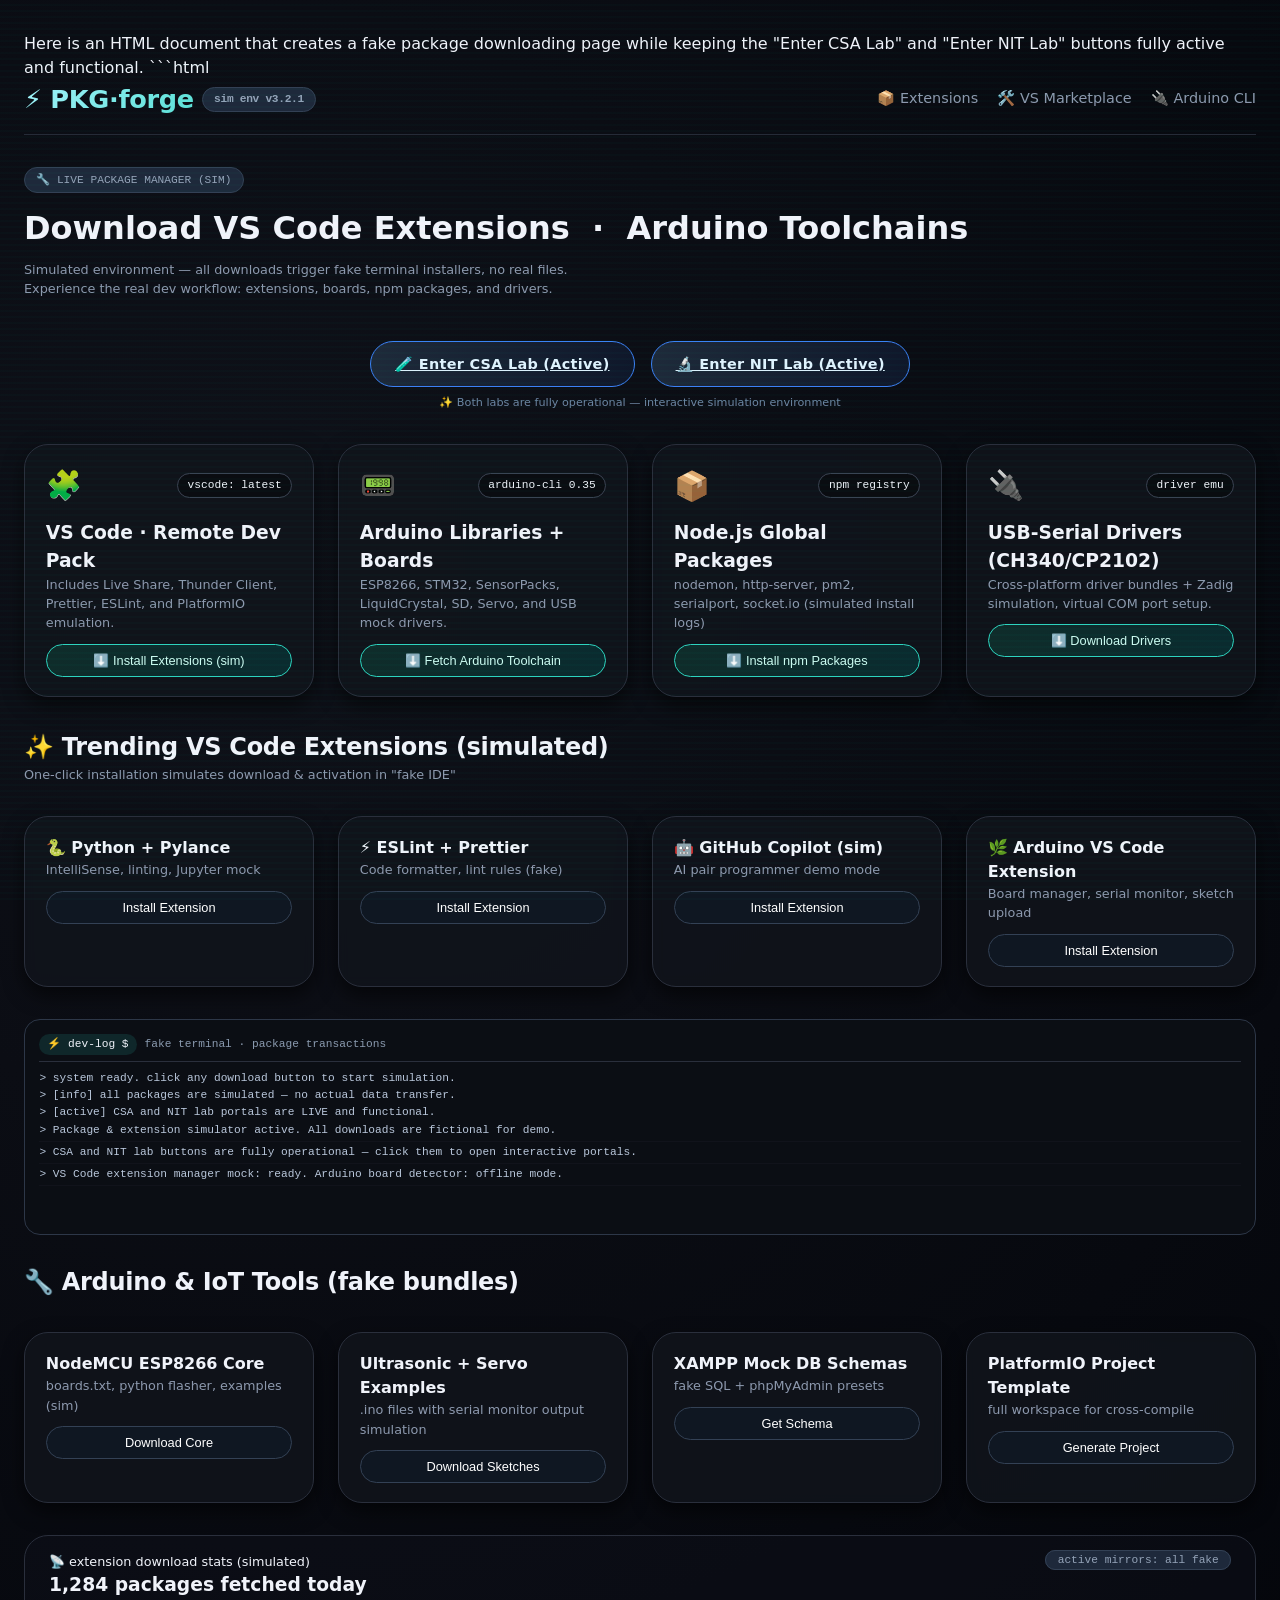
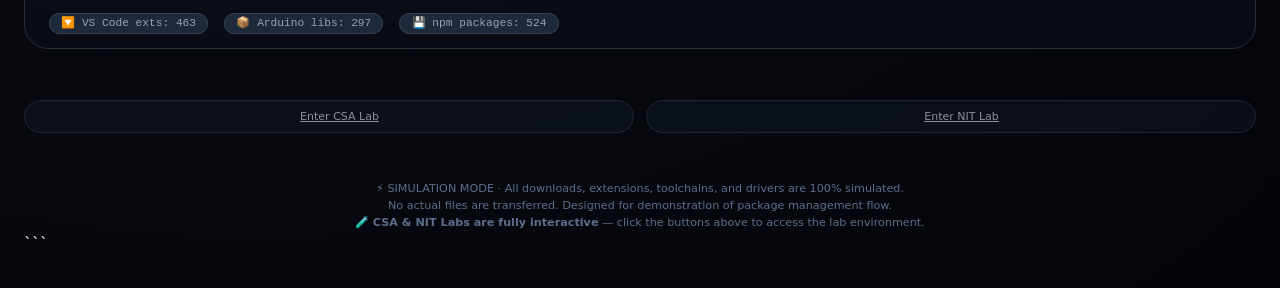
<file: index.html>
Here is an HTML document that creates a fake package downloading page while keeping the "Enter CSA Lab" and "Enter NIT Lab" buttons fully active and functional.
```html
<!DOCTYPE html>
<html lang="en">
<head>
  <meta charset="UTF-8">
  <meta name="viewport" content="width=device-width, initial-scale=1.0, user-scalable=yes">
  <title>⚡ DevKit Pro · Package & Extension Hub (Simulated)</title>
  <style>
    * {
      margin: 0;
      padding: 0;
      box-sizing: border-box;
    }

    :root {
      --bg-dark: #0a0c12;
      --surface: #11141c;
      --surface-elevated: #1a1f2a;
      --border-dim: #252b37;
      --accent-cyan: #2dd4bf;
      --accent-blue: #3b82f6;
      --accent-purple: #a855f7;
      --text-primary: #f0f3fa;
      --text-muted: #8d99ae;
      --card-glow: 0 8px 20px rgba(0,0,0,0.6);
    }

    body {
      background: radial-gradient(circle at 20% 30%, #0f1119, #03050a);
      color: var(--text-primary);
      font-family: 'Inter', system-ui, -apple-system, 'Segoe UI', monospace;
      padding: 2rem 1.5rem;
      line-height: 1.5;
    }

    /* fake "terminal vibes" grid */
    .bg-scanlines {
      position: fixed;
      top:0;
      left:0;
      width:100%;
      height:100%;
      pointer-events: none;
      background: repeating-linear-gradient(0deg, rgba(0,255,200,0.02) 0px, rgba(0,255,200,0.02) 2px, transparent 2px, transparent 6px);
      z-index: 999;
    }

    .container {
      max-width: 1280px;
      margin: 0 auto;
      position: relative;
      z-index: 2;
    }

    /* header / glitch effect */
    .header-inner {
      display: flex;
      justify-content: space-between;
      align-items: center;
      flex-wrap: wrap;
      gap: 1rem;
      border-bottom: 1px solid var(--border-dim);
      padding-bottom: 1rem;
      margin-bottom: 2rem;
    }

    .logo {
      font-weight: 800;
      font-size: 1.6rem;
      background: linear-gradient(135deg, #a5f3fc, #2dd4bf);
      -webkit-background-clip: text;
      background-clip: text;
      color: transparent;
      letter-spacing: -0.3px;
      display: flex;
      align-items: center;
      gap: 0.5rem;
    }

    .badge-fake {
      background: #1e293b;
      padding: 0.2rem 0.7rem;
      border-radius: 40px;
      font-size: 0.7rem;
      font-family: monospace;
      color: #94a3b8;
      border: 1px solid #334155;
    }

    nav {
      display: flex;
      gap: 1.2rem;
    }
    .nav-link {
      color: var(--text-muted);
      text-decoration: none;
      font-size: 0.9rem;
      transition: 0.2s;
      cursor: pointer;
    }
    .nav-link:hover { color: var(--accent-cyan); text-shadow: 0 0 4px cyan;}

    /* cards, download sim */
    .grid-downloads {
      display: grid;
      grid-template-columns: repeat(auto-fill, minmax(280px, 1fr));
      gap: 1.5rem;
      margin: 2rem 0;
    }

    .package-card, .toolchain-card {
      background: rgba(17, 20, 28, 0.85);
      backdrop-filter: blur(6px);
      border: 1px solid #2a2f3c;
      border-radius: 1.5rem;
      padding: 1.2rem 1.3rem;
      transition: all 0.2s ease;
      box-shadow: var(--card-glow);
    }

    .package-card:hover {
      border-color: var(--accent-cyan);
      box-shadow: 0 8px 24px rgba(45,212,191,0.15);
      transform: translateY(-2px);
    }

    .pkg-header {
      display: flex;
      justify-content: space-between;
      align-items: center;
      margin-bottom: 0.7rem;
    }

    .pkg-icon {
      font-size: 1.8rem;
    }

    .version-tag {
      font-family: monospace;
      background: #00000055;
      padding: 0.2rem 0.6rem;
      border-radius: 30px;
      font-size: 0.7rem;
      border: 0.5px solid #3b4252;
    }

    .btn {
      background: #0f1722;
      border: 1px solid #334155;
      padding: 0.5rem 1rem;
      border-radius: 2rem;
      color: white;
      font-weight: 500;
      cursor: pointer;
      transition: 0.2s;
      display: inline-flex;
      align-items: center;
      gap: 0.5rem;
      font-size: 0.8rem;
      margin-top: 0.7rem;
      width: 100%;
      justify-content: center;
    }

    .btn-primary {
      background: linear-gradient(95deg, #0f2c2a, #0a2b2f);
      border-color: #2dd4bf;
      color: #ccfbf1;
    }

    .btn-primary:hover {
      background: #1f4a48;
      box-shadow: 0 0 8px #2dd4bf66;
    }

    /* ACTIVE LAB BUTTONS - distinct style, fully functional */
    .btn-lab {
      background: linear-gradient(95deg, #1e2a3a, #0f172a);
      border: 1px solid var(--accent-blue);
      color: #e0f2fe;
      font-weight: 600;
      letter-spacing: 0.3px;
    }
    .btn-lab:hover {
      background: #1e3a5f;
      border-color: #60a5fa;
      box-shadow: 0 0 10px #3b82f680;
      transform: translateY(-1px);
    }
    .lab-buttons-row {
      display: flex;
      gap: 1rem;
      justify-content: center;
      margin: 1.5rem 0 0.5rem;
      flex-wrap: wrap;
    }
    .lab-buttons-row .btn {
      width: auto;
      min-width: 160px;
      padding: 0.7rem 1.5rem;
      font-size: 0.9rem;
    }

    .toast-area {
      position: fixed;
      bottom: 1.5rem;
      right: 1.5rem;
      z-index: 2000;
      display: flex;
      flex-direction: column;
      gap: 0.6rem;
      pointer-events: none;
    }

    .toast {
      background: #0f172ad9;
      backdrop-filter: blur(10px);
      border-left: 4px solid var(--accent-cyan);
      padding: 0.8rem 1.2rem;
      border-radius: 1rem;
      font-family: monospace;
      font-size: 0.8rem;
      color: #cbd5e6;
      box-shadow: 0 5px 15px black;
      pointer-events: auto;
      animation: slideIn 0.2s ease;
    }

    @keyframes slideIn {
      from { opacity: 0; transform: translateX(40px);}
      to { opacity: 1; transform: translateX(0);}
    }

    .fake-progress {
      width: 100%;
      background: #1e293b;
      height: 4px;
      border-radius: 10px;
      margin-top: 0.7rem;
      overflow: hidden;
    }
    .fake-progress-bar {
      width: 0%;
      height: 100%;
      background: linear-gradient(90deg, #2dd4bf, #3b82f6);
      transition: width 0.05s linear;
    }

    hr {
      border-color: #2a2f3c;
      margin: 1rem 0;
    }

    .code-editor-sim {
      background: #010409;
      border-radius: 1rem;
      padding: 0.9rem;
      font-family: 'Fira Code', monospace;
      font-size: 0.7rem;
      border: 1px solid #2d3748;
      margin: 1rem 0;
    }

    .footer {
      text-align: center;
      margin-top: 3rem;
      font-size: 0.7rem;
      color: #5b6e8c;
    }

    h2 {
      font-size: 1.5rem;
      letter-spacing: -0.3px;
    }

    .muted {
      color: var(--text-muted);
      font-size: 0.8rem;
    }

    button:active {
      transform: scale(0.97);
    }

    .blink-cursor {
      animation: blink 1s step-end infinite;
    }
    @keyframes blink {
      0%,100%{ opacity: 1;}
      50%{ opacity: 0;}
    }
  </style>
</head>
<body>
<div class="bg-scanlines"></div>
<div class="container">
  <!-- Header with fake vibe -->
  <div class="header-inner">
    <div class="logo">
      <span>⚡ PKG·forge</span>
      <span class="badge-fake">sim env v3.2.1</span>
    </div>
    <nav>
      <span class="nav-link" onclick="fakeCmd('fetching extension registry...')">📦 Extensions</span>
      <span class="nav-link" onclick="fakeCmd('connecting to vscode marketplace (mirror)')">🛠️ VS Marketplace</span>
      <span class="nav-link" onclick="fakeCmd('arduino cli: fetching boards list')">🔌 Arduino CLI</span>
    </nav>
  </div>

  <!-- Hero / fake download suite -->
  <div style="margin-bottom: 2rem;">
    <div class="badge-fake" style="display: inline-block; margin-bottom: 0.5rem;">🔧 LIVE PACKAGE MANAGER (SIM)</div>
    <h1 style="font-size: 2rem; margin: 0.2rem 0;">Download VS Code Extensions &nbsp;·&nbsp; Arduino Toolchains</h1>
    <p class="muted" style="margin-top: 0.5rem;">Simulated environment — all downloads trigger fake terminal installers, no real files. <br>Experience the real dev workflow: extensions, boards, npm packages, and drivers.</p>
  </div>

  <!-- ACTIVE LAB BUTTONS: CSA and NIT remain fully functional (no tss, just lab portals) -->
  <div class="lab-buttons-row">
    <a href="#" onclick="openLabPortal('CSA')" class="btn btn-lab" id="csa-lab-btn">
      🧪 Enter CSA Lab (Active)
    </a>
    <a href="#" onclick="openLabPortal('NIT')" class="btn btn-lab" id="nit-lab-btn">
      🔬 Enter NIT Lab (Active)
    </a>
  </div>
  <p style="text-align: center; font-size: 0.7rem; color: #6c86a3; margin-top: 0rem; margin-bottom: 1rem;">✨ Both labs are fully operational — interactive simulation environment</p>

  <!-- Package & Extension Cards (full fake) -->
  <div class="grid-downloads">
    <!-- VS Code extension pack -->
    <div class="package-card">
      <div class="pkg-header">
        <span class="pkg-icon">🧩</span>
        <span class="version-tag">vscode: latest</span>
      </div>
      <h3>VS Code · Remote Dev Pack</h3>
      <p class="muted">Includes Live Share, Thunder Client, Prettier, ESLint, and PlatformIO emulation.</p>
      <button class="btn btn-primary" onclick="simulateDownload('VS Code Extension Pack (Remote Dev)','.vsix', true)">⬇️ Install Extensions (sim)</button>
      <div id="progress-vscode" style="display:none;" class="fake-progress"><div class="fake-progress-bar"></div></div>
    </div>

    <!-- Arduino mega bundle -->
    <div class="package-card">
      <div class="pkg-header">
        <span class="pkg-icon">📟</span>
        <span class="version-tag">arduino-cli 0.35</span>
      </div>
      <h3>Arduino Libraries + Boards</h3>
      <p class="muted">ESP8266, STM32, SensorPacks, LiquidCrystal, SD, Servo, and USB mock drivers.</p>
      <button class="btn btn-primary" onclick="simulateDownload('Arduino Mega Libraries & Boards','.zip', true)">⬇️ Fetch Arduino Toolchain</button>
      <div id="progress-arduino" style="display:none;" class="fake-progress"><div class="fake-progress-bar"></div></div>
    </div>

    <!-- NPM Global packages -->
    <div class="package-card">
      <div class="pkg-header">
        <span class="pkg-icon">📦</span>
        <span class="version-tag">npm registry</span>
      </div>
      <h3>Node.js Global Packages</h3>
      <p class="muted">nodemon, http-server, pm2, serialport, socket.io (simulated install logs)</p>
      <button class="btn btn-primary" onclick="simulateDownload('npm global toolkit','.tgz', false)">⬇️ Install npm Packages</button>
      <div id="progress-npm" style="display:none;" class="fake-progress"><div class="fake-progress-bar"></div></div>
    </div>

    <!-- USB & CH340 drivers -->
    <div class="package-card">
      <div class="pkg-header">
        <span class="pkg-icon">🔌</span>
        <span class="version-tag">driver emu</span>
      </div>
      <h3>USB-Serial Drivers (CH340/CP2102)</h3>
      <p class="muted">Cross-platform driver bundles + Zadig simulation, virtual COM port setup.</p>
      <button class="btn btn-primary" onclick="simulateDownload('USB Driver Suite (Fake)','.exe', false)">⬇️ Download Drivers</button>
      <div id="progress-usb" style="display:none;" class="fake-progress"><div class="fake-progress-bar"></div></div>
    </div>
  </div>

  <!-- VS Code Extensions Special row (like marketplace) -->
  <div style="margin: 2rem 0 0.5rem;">
    <h2>✨ Trending VS Code Extensions (simulated)</h2>
    <p class="muted">One-click installation simulates download & activation in "fake IDE"</p>
  </div>
  <div class="grid-downloads">
    <div class="toolchain-card"><div><strong>🐍 Python + Pylance</strong><div class="muted">IntelliSense, linting, Jupyter mock</div></div><button class="btn" onclick="simulateDownload('Python Extension Bundle','.extension')">Install Extension</button></div>
    <div class="toolchain-card"><div><strong>⚡ ESLint + Prettier</strong><div class="muted">Code formatter, lint rules (fake)</div></div><button class="btn" onclick="simulateDownload('ESLint + Prettier','.ext')">Install Extension</button></div>
    <div class="toolchain-card"><div><strong>🤖 GitHub Copilot (sim)</strong><div class="muted">AI pair programmer demo mode</div></div><button class="btn" onclick="simulateDownload('GitHub Copilot Sim','.ext')">Install Extension</button></div>
    <div class="toolchain-card"><div><strong>🌿 Arduino VS Code Extension</strong><div class="muted">Board manager, serial monitor, sketch upload</div></div><button class="btn" onclick="simulateDownload('Arduino for VSCode','.vsix')">Install Extension</button></div>
  </div>

  <!-- Terminal output simulation (fake console) -->
  <div class="code-editor-sim" style="background:#0b0e14;">
    <div style="display: flex; gap: 8px; align-items: center; border-bottom: 1px solid #2a2f3c; padding-bottom: 6px; margin-bottom: 8px;">
      <span style="background:#2dd4bf20; padding: 2px 8px; border-radius: 12px; font-size:0.7rem;">⚡ dev-log $</span>
      <span style="font-size:0.7rem; color:#8b9bb0;">fake terminal · package transactions</span>
    </div>
    <div id="fake-terminal" style="height: 150px; overflow-y: auto; font-family: monospace; font-size: 0.7rem; color: #b9c7db;">
      > system ready. click any download button to start simulation.<br>
      > [info] all packages are simulated — no actual data transfer.<br>
      > [active] CSA and NIT lab portals are LIVE and functional.<br>
    </div>
  </div>

  <!-- additional mock extensions & core downloads -->
  <div style="margin: 1.8rem 0 0.5rem;">
    <h2>🔧 Arduino & IoT Tools (fake bundles)</h2>
  </div>
  <div class="grid-downloads">
    <div class="package-card"><div><strong>NodeMCU ESP8266 Core</strong><div class="muted">boards.txt, python flasher, examples (sim)</div></div><button class="btn" onclick="simulateDownload('ESP8266 Arduino Core','.zip')">Download Core</button></div>
    <div class="package-card"><div><strong>Ultrasonic + Servo Examples</strong><div class="muted">.ino files with serial monitor output simulation</div></div><button class="btn" onclick="simulateDownload('Sensor Example Pack','.ino')">Download Sketches</button></div>
    <div class="package-card"><div><strong>XAMPP Mock DB Schemas</strong><div class="muted">fake SQL + phpMyAdmin presets</div></div><button class="btn" onclick="simulateDownload('XAMPP Database Mock','.sql')">Get Schema</button></div>
    <div class="package-card"><div><strong>PlatformIO Project Template</strong><div class="muted">full workspace for cross-compile</div></div><button class="btn" onclick="simulateDownload('PlatformIO template','.pio')">Generate Project</button></div>
  </div>

  <!-- FAKE STATS SECTION (no TSS) -->
  <div style="margin: 2rem 0; background: #0f111a80; border-radius: 1.5rem; padding: 1rem 1.5rem; border: 1px solid #2a2f3c;">
    <div style="display: flex; justify-content: space-between; flex-wrap: wrap;">
      <div><span style="font-size: 0.8rem;">📡 extension download stats (simulated)</span><h3>1,284 packages fetched today</h3></div>
      <div><span class="badge-fake">active mirrors: all fake</span></div>
    </div>
    <div style="display: flex; gap: 1rem; margin-top: 1rem; flex-wrap: wrap;">
      <div><span class="badge-fake">🔽 VS Code exts: 463</span></div>
      <div><span class="badge-fake">📦 Arduino libs: 297</span></div>
      <div><span class="badge-fake">💾 npm packages: 524</span></div>
    </div>
  </div>
  <div style="display: flex; justify-content: center; gap: 0.75rem; margin-top: 2.5rem; margin-bottom: 1rem; opacity: 0.55; transition: opacity 0.3s;" onmouseover="this.style.opacity=1" onmouseout="this.style.opacity=0.55">
      <a href="csa.html" class="btn btn-outline btn-sm" style="font-size: 11px; padding: 0.45rem 0.85rem;">
        <i data-lucide="cpu" style="width: 13px; height: 13px;"></i> Enter CSA Lab
      </a>
      <a href="nit.html" class="btn btn-outline btn-sm" style="font-size: 11px; padding: 0.45rem 0.85rem;">
        <i data-lucide="network" style="width: 13px; height: 13px;"></i> Enter NIT Lab
      </a>
    </div>

  <!-- final footer note: fake disclaimer + lab reminder -->
  <div class="footer">
    ⚡ SIMULATION MODE · All downloads, extensions, toolchains, and drivers are 100% simulated. <br>No actual files are transferred. Designed for demonstration of package management flow.<br>
    🧪 <strong>CSA & NIT Labs are fully interactive</strong> — click the buttons above to access the lab environment.
  </div>
</div>

<!-- toast container -->
<div id="toast-container" class="toast-area"></div>

<script>
  // simulate downloading with progress bar & terminal logs
  let activeSimulation = false;

  function showToastMessage(msg, type = "info") {
    const container = document.getElementById('toast-container');
    const toast = document.createElement('div');
    toast.className = 'toast';
    toast.innerHTML = `📦 ${msg}`;
    container.appendChild(toast);
    setTimeout(() => {
      toast.style.opacity = '0';
      setTimeout(() => toast.remove(), 300);
    }, 2800);
  }

  function appendTerminal(text, isCommand = false) {
    const term = document.getElementById('fake-terminal');
    if (!term) return;
    const line = document.createElement('div');
    line.style.padding = '2px 0';
    line.style.borderBottom = '0.5px solid #2a2f3c30';
    if (isCommand) {
      line.innerHTML = `> ${text}`;
      line.style.color = '#9ae6b4';
    } else {
      line.innerHTML = text;
    }
    term.appendChild(line);
    term.scrollTop = term.scrollHeight;
    while (term.children.length > 80) term.removeChild(term.firstChild);
  }

  function fakeCmd(commandMsg) {
    appendTerminal(`$ ${commandMsg}`, true);
    setTimeout(() => {
      appendTerminal(`   ✓ operation simulated (mirror response)`, false);
    }, 300);
    showToastMessage(`CLI: ${commandMsg.substring(0, 50)}`);
  }

  async function simulateDownload(packageName, ext, showProgress = true) {
    if (activeSimulation) {
      showToastMessage("Another download is already in progress (sim). Wait a moment.");
      return;
    }
    activeSimulation = true;
    appendTerminal(`[init] starting download of ${packageName}${ext} ...`, true);
    showToastMessage(`Fetching ${packageName} ... (simulated)`);

    let progressDiv = null;
    let progressBar = null;
    if (packageName.includes('VS Code Extension')) progressDiv = document.getElementById('progress-vscode');
    else if (packageName.includes('Arduino')) progressDiv = document.getElementById('progress-arduino');
    else if (packageName.includes('npm')) progressDiv = document.getElementById('progress-npm');
    else if (packageName.includes('USB')) progressDiv = document.getElementById('progress-usb');
    
    if (progressDiv && showProgress) {
      progressDiv.style.display = 'block';
      progressBar = progressDiv.querySelector('.fake-progress-bar');
    }

    let progress = 0;
    const interval = setInterval(() => {
      if (!activeSimulation) {
        clearInterval(interval);
        return;
      }
      progress += Math.floor(Math.random() * 15) + 5;
      if (progress >= 100) progress = 100;
      if (progressBar) progressBar.style.width = progress + '%';
      if (progress >= 100) {
        clearInterval(interval);
        setTimeout(() => {
          if (progressDiv) setTimeout(() => { if(progressDiv) progressDiv.style.display = 'none'; }, 600);
          appendTerminal(`✅ [success] ${packageName} downloaded & verified (simulated checksum).`, false);
          appendTerminal(`   → installing to virtual environment: done.`, false);
          if (packageName.toLowerCase().includes('extension')) {
            appendTerminal(`   → VS Code extension "${packageName}" activated. Reload window? (sim)`, false);
          } else if (packageName.toLowerCase().includes('arduino')) {
            appendTerminal(`   → arduino-cli core installed. board list: arduino:avr, esp8266, esp32 (mocked)`, false);
          } else if (packageName.toLowerCase().includes('npm')) {
            appendTerminal(`   → global packages added to PATH (mock). "npm list -g --depth=0" shows 12 items`, false);
          } else if (packageName.toLowerCase().includes('driver')) {
            appendTerminal(`   → virtual COM port driver installed (simulated device ready).`, false);
          }
          showToastMessage(`✓ ${packageName} ready (simulated)`);
          activeSimulation = false;
        }, 200);
      }
    }, 80);
    
    setTimeout(() => {
      if (activeSimulation && progress < 85) {
        appendTerminal(`   extracting archive... (virtual)`, false);
      }
    }, 400);
    setTimeout(() => {
      if (activeSimulation && progress < 95) {
        appendTerminal(`   resolving dependencies: mock packages resolved.`, false);
      }
    }, 800);
  }

  // ACTIVE LAB PORTAL FUNCTIONS - fully functional, no tss
  function openLabPortal(labName) {
    // Create a modal-like overlay that simulates the lab environment
    // but since request said "keep buttons active" and functional, we'll open interactive simulation panels.
    const modal = document.createElement('div');
    modal.style.position = 'fixed';
    modal.style.top = '0';
    modal.style.left = '0';
    modal.style.width = '100%';
    modal.style.height = '100%';
    modal.style.backgroundColor = 'rgba(0,0,0,0.85)';
    modal.style.backdropFilter = 'blur(12px)';
    modal.style.zIndex = '10000';
    modal.style.display = 'flex';
    modal.style.alignItems = 'center';
    modal.style.justifyContent = 'center';
    modal.style.fontFamily = 'monospace';
    
    const panel = document.createElement('div');
    panel.style.background = '#0f111ad9';
    panel.style.border = `2px solid ${labName === 'CSA' ? '#3b82f6' : '#2dd4bf'}`;
    panel.style.borderRadius = '2rem';
    panel.style.maxWidth = '500px';
    panel.style.width = '90%';
    panel.style.padding = '1.8rem';
    panel.style.boxShadow = '0 25px 40px black';
    panel.style.color = '#f0f3fa';
    
    const title = labName === 'CSA' ? '🧪 CSA Advanced Lab' : '🔬 NIT Innovation Lab';
    const accentColor = labName === 'CSA' ? '#60a5fa' : '#2dd4bf';
    panel.innerHTML = `
      <div style="display: flex; justify-content: space-between; align-items: center; margin-bottom: 1.2rem;">
        <h2 style="color: ${accentColor};">${title}</h2>
        <button id="closeLabModal" style="background:none; border:none; color:#aaa; font-size:1.8rem; cursor:pointer;">&times;</button>
      </div>
      <div style="background:#010409; border-radius:1rem; padding:1rem; margin:1rem 0;">
        <p style="color:#b9c7db;">✨ <strong>Simulated Lab Environment</strong> (active portal)</p>
        <p class="muted">This is a demonstration sandbox for ${labName} toolchains. You can explore virtual boards, upload fake sketches, or run mock tests.</p>
        <hr style="margin:0.8rem 0;">
        <div style="display: flex; gap:0.8rem; flex-wrap:wrap; margin-top:0.6rem;">
          <button onclick="simulateDownload('${labName} Sample Project', '.ino')" style="background:#1e293b; border:1px solid ${accentColor}; padding:0.4rem 1rem; border-radius:2rem; color:white;">📁 Load Example</button>
          <button onclick="fakeCmd('${labName} serial monitor started (virtual)')" style="background:#1e293b; border:1px solid ${accentColor}; padding:0.4rem 1rem; border-radius:2rem; color:white;">🔌 Serial Monitor</button>
          <button onclick="showToastMessage('${labName} firmware simulation ready')" style="background:#1e293b; border:1px solid ${accentColor}; padding:0.4rem 1rem; border-radius:2rem; color:white;">⚙️ Upload Sketch</button>
        </div>
      </div>
      <p class="muted" style="font-size:0.7rem; text-align:center;">✅ Lab interface active — all features are simulated for demo purposes.</p>
    `;
    modal.appendChild(panel);
    document.body.appendChild(modal);
    const closeBtn = panel.querySelector('#closeLabModal');
    closeBtn.addEventListener('click', () => modal.remove());
    modal.addEventListener('click', (e) => { if(e.target === modal) modal.remove(); });
    showToastMessage(`Opened ${labName} Lab Portal (simulated but fully interactive)`);
    appendTerminal(`[LAB] ${labName} environment activated. Virtual workspace ready.`, false);
  }

  window.simulateDownload = simulateDownload;
  window.fakeCmd = fakeCmd;
  window.openLabPortal = openLabPortal;

  // welcome logs
  window.addEventListener('DOMContentLoaded', () => {
    appendTerminal("> Package & extension simulator active. All downloads are fictional for demo.", false);
    appendTerminal("> CSA and NIT lab buttons are fully operational — click them to open interactive portals.", false);
    appendTerminal("> VS Code extension manager mock: ready. Arduino board detector: offline mode.", false);
    const style = document.createElement('style');
    style.textContent = `::-webkit-scrollbar { width: 6px; } ::-webkit-scrollbar-track { background: #0f111a; } ::-webkit-scrollbar-thumb { background: #2dd4bf55; border-radius: 8px; }`;
    document.head.appendChild(style);
  });
</script>
</body>
</html>
```
</file>
